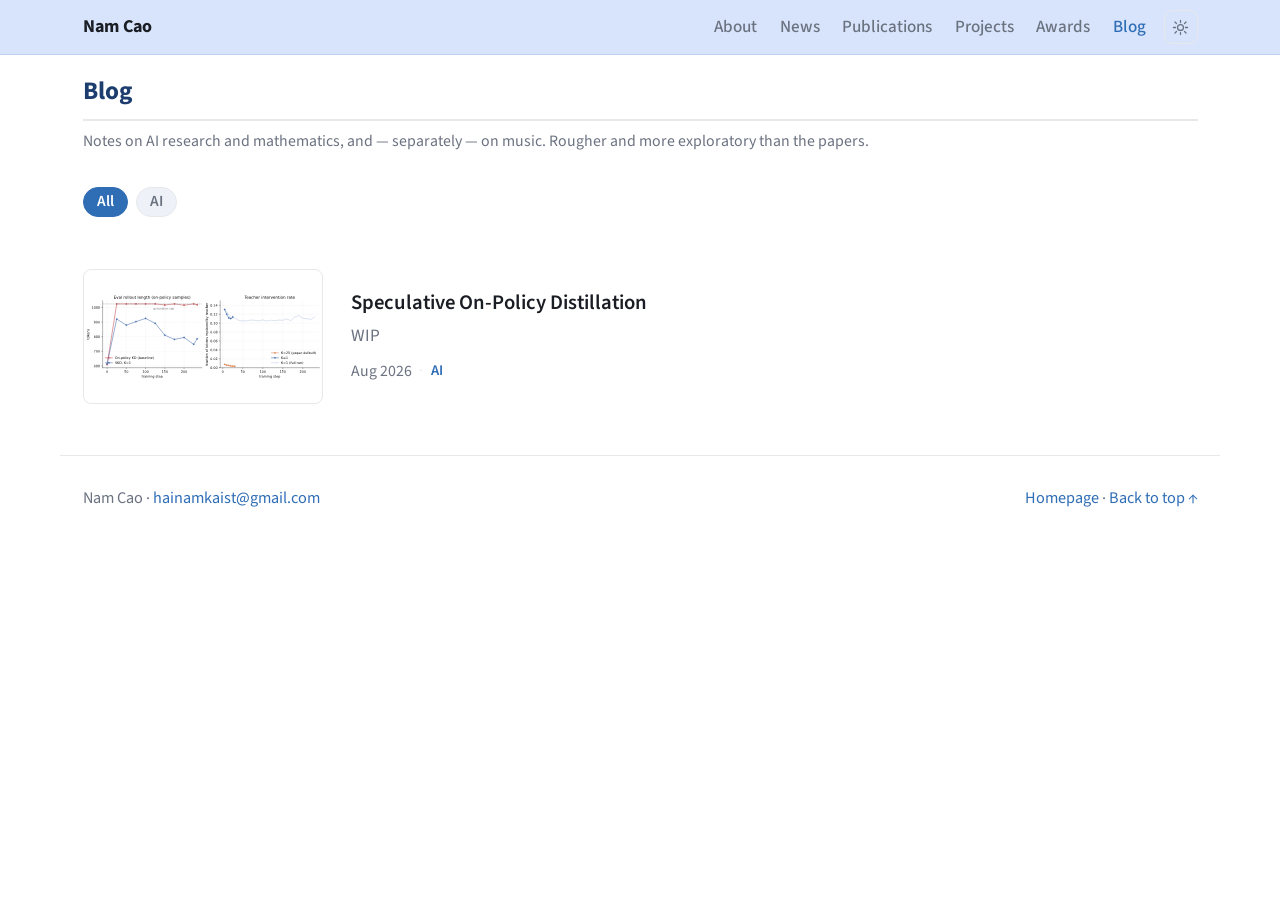
<file: blog/index.html>
<!DOCTYPE html>
<html lang="en" data-theme="light">
<head>
  <meta charset="UTF-8" />
  <meta name="viewport" content="width=device-width, initial-scale=1.0" />
  <title>Blog · Nam Cao</title>
  <meta name="description" content="Writing by Nam Cao on AI research, mathematics, and music." />
  <meta name="author" content="Nam Cao" />

  <meta property="og:type" content="website" />
  <meta property="og:title" content="Blog · Nam Cao" />
  <meta property="og:description" content="Writing on AI research, mathematics, and music." />
  <meta property="og:url" content="https://simoncao1207.github.io/blog/" />

  <link rel="icon" href="data:image/svg+xml,%3Csvg%20xmlns='http://www.w3.org/2000/svg'%20viewBox='0%200%2032%2032'%3E%3Crect%20width='32'%20height='32'%20rx='7'%20fill='%232f6db5'/%3E%3Ctext%20x='16'%20y='23'%20font-family='Arial,sans-serif'%20font-size='19'%20font-weight='700'%20fill='%23ffffff'%20text-anchor='middle'%3EN%3C/text%3E%3C/svg%3E" />

  <!-- Prevent theme flash before CSS loads -->
  <script>
    (function () {
      try {
        var saved = localStorage.getItem("theme");
        var sysDark = window.matchMedia("(prefers-color-scheme: dark)").matches;
        document.documentElement.setAttribute("data-theme", saved || (sysDark ? "dark" : "light"));
      } catch (e) {}
    })();
  </script>

  <link rel="preconnect" href="https://fonts.googleapis.com" />
  <link rel="preconnect" href="https://fonts.gstatic.com" crossorigin />
  <link href="https://fonts.googleapis.com/css2?family=Source+Sans+3:ital,wght@0,400;0,600;0,700;1,400&display=swap" rel="stylesheet" />
  <link rel="stylesheet" href="../style.css" />
  <link rel="stylesheet" href="blog.css" />
</head>

<body>
  <a class="skip-link" href="#main">Skip to content</a>

  <!-- ───────────────  NAV  ─────────────── -->
  <header class="nav">
    <div class="nav__inner">
      <a class="nav__brand" href="../index.html">Nam Cao</a>
      <nav class="nav__links" aria-label="Sections">
        <a href="../index.html#about">About</a>
        <a href="../index.html#news">News</a>
        <a href="../index.html#publications">Publications</a>
        <a href="../index.html#projects">Projects</a>
        <a href="../index.html#awards">Awards</a>
        <a class="is-active" href="./" aria-current="page">Blog</a>
      </nav>
      <button class="theme-toggle" id="themeToggle" aria-label="Toggle dark mode" title="Toggle theme">
        <svg class="ic-sun" viewBox="0 0 24 24" aria-hidden="true"><circle cx="12" cy="12" r="4.2"/><path d="M12 2v3M12 19v3M4.2 4.2l2.1 2.1M17.7 17.7l2.1 2.1M2 12h3M19 12h3M4.2 19.8l2.1-2.1M17.7 6.3l2.1-2.1"/></svg>
        <svg class="ic-moon" viewBox="0 0 24 24" aria-hidden="true"><path d="M21 13.5A8.5 8.5 0 1 1 10.5 3a6.8 6.8 0 0 0 10.5 10.5Z"/></svg>
      </button>
    </div>
  </header>

  <main id="main">
    <span id="top"></span>

    <section class="section blog-head">
      <h1 class="section__title">Blog</h1>
      <p class="section__note">
        Notes on AI research and mathematics, and — separately — on music.
        Rougher and more exploratory than the papers.
      </p>
    </section>

    <div class="tagbar" id="tagbar" role="group" aria-label="Filter posts by tag"></div>

    <ul class="postlist" id="postlist"></ul>
    <p class="postlist__empty" id="postlistEmpty" hidden></p>
  </main>

  <footer class="footer">
    <p>Nam Cao · <a href="mailto:hainamkaist@gmail.com">hainamkaist@gmail.com</a></p>
    <p><a href="../index.html">Homepage</a> · <a href="#top">Back to top ↑</a></p>
  </footer>

  <script src="../script.js" defer></script>
  <script src="blog.js" defer></script>
</body>
</html>
</file>
<file: style.css>
/* ============================================================
   Nam Cao — academic homepage (simple / clean)
   Single column, Source Sans 3, calm blue links, light + dark.
   ============================================================ */

:root {
  --font: "Source Sans 3", system-ui, -apple-system, "Segoe UI", sans-serif;
  --maxw: 1160px;
}

:root[data-theme="light"] {
  --bg:        #ffffff;   /* white */
  --text:      #2f333a;
  --heading:   #1a1d23;
  --title:     #1c3d6e;   /* dark blue section titles */
  --muted:     #6b7280;
  --link:      #2f6db5;   /* blue */
  --link-hover:#1f4e85;
  --border:    #e6e8ec;
  --chip-bg:   #eef2f8;
  --bar:       #d4e2fb;   /* light-blue user bar (bluer) */
  --bar-border:#bdd3f2;
}

:root[data-theme="dark"] {
  --bg:        #1b1e24;
  --text:      #c8ccd2;
  --heading:   #eef1f4;
  --title:     #9fc1ea;   /* light blue section titles (dark mode) */
  --muted:     #9499a1;
  --link:      #6aa6e6;   /* light blue */
  --link-hover:#9cc4f0;
  --border:    #2e333b;
  --chip-bg:   #242931;
  --bar:       #232a35;   /* subtly distinct bar */
  --bar-border:#313845;
}

* { box-sizing: border-box; }
html { scroll-behavior: smooth; font-size: 18px; }
@media (prefers-reduced-motion: reduce) { html { scroll-behavior: auto; } }

body {
  margin: 0;
  font-family: var(--font);
  font-size: 18px;
  line-height: 1.65;
  color: var(--text);
  background: var(--bg);
  -webkit-font-smoothing: antialiased;
  transition: background-color .25s ease, color .25s ease;
}

img { max-width: 100%; display: block; }
a { color: var(--link); text-decoration: none; }
a:hover { color: var(--link-hover); text-decoration: underline; }
strong { color: var(--heading); font-weight: 600; }
::selection { background: color-mix(in srgb, var(--link) 22%, transparent); }

.skip-link {
  position: absolute; left: -999px; top: 0; z-index: 100;
  background: var(--link); color: #fff; padding: .5em 1em; border-radius: 0 0 6px 0;
}
.skip-link:focus { left: 0; }

/* ---------- Nav ---------- */
.nav {
  position: sticky; top: 0; z-index: 50;
  background: color-mix(in srgb, var(--bar) 92%, transparent);
  backdrop-filter: blur(8px);
  border-bottom: 1px solid var(--bar-border);
}
.nav__inner {
  max-width: var(--maxw); margin: 0 auto;
  display: flex; align-items: center; gap: 1rem;
  padding: 0 1.25rem; height: 54px;
}
.nav__brand { font-weight: 700; color: var(--heading); margin-right: auto; }
.nav__brand:hover { text-decoration: none; color: var(--link); }
.nav__links { display: flex; gap: 1.25rem; }
.nav__links a {
  color: var(--muted); font-size: .95rem; font-weight: 500;
}
.nav__links a:hover, .nav__links a.is-active { color: var(--link); text-decoration: none; }

.theme-toggle {
  display: grid; place-items: center; width: 34px; height: 34px;
  border: 1px solid var(--border); border-radius: 8px;
  background: transparent; color: var(--muted); cursor: pointer;
  transition: color .2s ease, border-color .2s ease;
}
.theme-toggle:hover { color: var(--link); border-color: var(--link); }
.theme-toggle svg { width: 17px; height: 17px; }
.ic-sun  { fill: none; stroke: currentColor; stroke-width: 1.8; stroke-linecap: round; }
.ic-moon { fill: currentColor; }
:root[data-theme="light"] .ic-moon { display: none; }
:root[data-theme="dark"]  .ic-sun  { display: none; }

/* ---------- Layout ---------- */
main { max-width: var(--maxw); margin: 0 auto; padding: 0 1.25rem; }

/* ---------- About ---------- */
.about {
  display: grid;
  grid-template-columns: 200px 1fr;
  gap: 2.4rem;
  align-items: start;
  padding: 2.4rem 0 1.6rem;
}
.about__card { text-align: center; }
.avatar {
  width: 170px; height: 170px; border-radius: 50%;
  object-fit: cover; margin: 0 auto .9rem;
  border: 1px solid var(--border);
}
.about__name { font-size: 1.45rem; font-weight: 700; color: var(--heading); margin: 0 0 .15rem; }
.about__role { margin: 0; color: var(--text); font-weight: 600; }
.about__org  { margin: .1rem 0 .9rem; color: var(--muted); font-size: .95rem; }
.about__icons { display: flex; justify-content: center; gap: .9rem; }
.about__icons a { color: var(--muted); display: grid; place-items: center; }
.about__icons a:hover { color: var(--link); }
.about__cv {
  font-size: .82rem; font-weight: 700; letter-spacing: .06em; line-height: 1;
  padding: .3em .55em; border: 1px solid currentColor; border-radius: 5px;
}
.about__cv:hover { text-decoration: none; }
.about__icons svg {
  width: 21px; height: 21px;
  fill: none; stroke: currentColor; stroke-width: 1.7; stroke-linecap: round; stroke-linejoin: round;
}
.about__bio { padding-top: .2rem; }
.about__bio p { margin: 0 0 1rem; }
.about__bio p:last-child { margin-bottom: 0; }

/* ---------- Sections ---------- */
.section { padding: .9rem 0; }
.section__title {
  font-size: 1.4rem; font-weight: 700; color: var(--title);
  margin: 0 0 .8rem; padding-bottom: .35rem;
  border-bottom: 2px solid var(--border);
}
.section__note { margin: -.6rem 0 1rem; color: var(--muted); font-size: .88rem; }

/* ---------- News ---------- */
.news { list-style: none; margin: 0; padding: 0; }
.news li {
  display: grid; grid-template-columns: 6.5rem 1fr; gap: 1rem;
  padding: .35rem 0;
}
.news__date { color: var(--muted); font-size: .92rem; font-variant-numeric: tabular-nums; }
.news__text { color: var(--text); }

/* ---------- Publications ---------- */
.pub-year { font-size: 1.05rem; font-weight: 700; color: var(--muted); margin: 0 0 1rem; }
.pubs { list-style: none; margin: 0; padding: 0; }
.pub {
  display: grid;
  grid-template-columns: 280px 1fr;
  gap: 1.6rem;
  align-items: center;
  padding: 1rem 0 1.2rem;
  scroll-margin-top: 54px;   /* [C1]-style citation links land below the sticky nav */
}
.pub + .pub { border-top: 1px solid var(--border); padding-top: 1.2rem; }
.pub__thumb { margin: 0; }
.pub__thumb img {
  width: 100%; height: auto;   /* whole figure, natural ratio */
  border-radius: 7px; border: 1px solid var(--border); background: #fff;
}
.zoom { display: block; cursor: zoom-in; }
.zoom img { transition: opacity .2s ease; }
.zoom:hover img { opacity: .92; }
.pub__title { font-size: 1.08rem; font-weight: 600; color: var(--heading); margin: 0 0 .25rem; line-height: 1.35; }
.pub__label {
  font-family: ui-monospace, "SFMono-Regular", Menlo, monospace;
  font-weight: 700; color: var(--link); margin-right: .45em; white-space: nowrap;
}
.pub__authors { margin: 0 0 .15rem; color: var(--text); font-size: .96rem; }
.pub__authors .me { color: var(--heading); font-weight: 700; text-decoration: underline; text-underline-offset: 2px; }
.pub__authors sup { color: var(--link); }
.pub__venue { margin: 0 0 .5rem; color: var(--muted); font-size: .94rem; }
.pub__venue + .pub__venue { margin-top: -.35rem; }
.pub__badge {
  display: inline-block; font-size: .72rem; font-weight: 700; letter-spacing: .04em;
  text-transform: uppercase; color: #d35f4e; vertical-align: middle;
  padding: .1em .5em; border: 1px solid currentColor; border-radius: 4px;
}
:root[data-theme="dark"] .pub__badge { color: #ef8a7c; }
.pub__links { margin: 0; display: flex; gap: .5rem; flex-wrap: wrap; }
.pub__links a {
  font-size: .85rem; font-weight: 600;
  padding: .18em .7em; border: 1px solid var(--border); border-radius: 5px;
  background: var(--chip-bg); color: var(--link);
}
.pub__links a:hover { border-color: var(--link); text-decoration: none; }

/* ---------- Experience / Education ---------- */
.entries { list-style: none; margin: 0; padding: 0; }
.entry { padding: .5rem 0 1rem; }
.entry + .entry { border-top: 1px solid var(--border); padding-top: 1rem; }
.entry__head {
  display: flex; justify-content: space-between; align-items: baseline;
  gap: 1rem; flex-wrap: wrap;
}
.entry__role { font-weight: 700; color: var(--heading); font-size: 1.05rem; }
.entry__date { color: var(--muted); font-size: .9rem; white-space: nowrap; font-variant-numeric: tabular-nums; }
.entry__org  { margin: .1rem 0 .5rem; color: var(--text); }
.entry__note { margin: 0; color: var(--muted); }
.entry__desc { margin: .35rem 0 0; color: var(--muted); font-size: .96rem; }
.role-highlight { color: #d35f4e; font-weight: 700; }   /* soft red */
:root[data-theme="dark"] .role-highlight { color: #ef8a7c; }
.entry__points { margin: .4rem 0 0; padding-left: 1.15rem; }
.entry__points li { margin: 0 0 .4rem; }
.entry__points li::marker { color: var(--muted); }

/* ---------- Research projects (gallery) ---------- */
.gallery { list-style: none; margin: 0; padding: 0; }
.project {
  display: grid;
  grid-template-columns: 280px 1fr;
  gap: 1.6rem;
  align-items: center;
  padding: .6rem 0 1.1rem;
}
.project + .project { border-top: 1px solid var(--border); padding-top: 1.1rem; }
.project__info .entry__points { margin-top: .4rem; }
.project__info .entry__points li { margin-bottom: 0; }
.project__media { margin: 0; order: -1; }   /* image panel on the left */
.project__media img {
  width: 100%;
  height: auto;
  border-radius: 8px;
  border: 1px solid var(--border);
  background: #fff;
}

/* ---------- Education (compact, one line per degree) ---------- */
.edu { list-style: none; margin: 0; padding: 0; }
.edu__item {
  display: flex; justify-content: space-between; align-items: baseline;
  gap: 1.4rem; padding: .45rem 0;
}
.edu__text { color: var(--text); }
.edu__text strong { color: var(--heading); font-weight: 700; }
.edu__date {
  color: var(--muted); white-space: nowrap;
  font-size: .92rem; font-variant-numeric: tabular-nums;
}

/* ---------- Awards ---------- */
.awards { margin: 0; padding-left: 1.15rem; }
.awards li { margin: 0 0 .55rem; }
.awards li::marker { color: var(--muted); }
.awards__year { color: var(--muted); white-space: nowrap; }

/* ---------- Blog teaser (homepage) ---------- */
.section[hidden] { display: none; }
.blog-teaser__sum { color: var(--muted); }
.blog-teaser__more { margin: .9rem 0 0; font-size: .92rem; }

/* ---------- Footer ---------- */
.footer {
  max-width: var(--maxw); margin: 1.5rem auto 0; padding: 1.6rem 1.25rem 2.4rem;
  border-top: 1px solid var(--border);
  color: var(--muted); font-size: .9rem;
  display: flex; justify-content: space-between; flex-wrap: wrap; gap: .4rem;
}
.footer p { margin: 0; }

/* ---------- Lightbox ---------- */
.lightbox {
  position: fixed; inset: 0; z-index: 200;
  display: flex; align-items: center; justify-content: center;
  padding: 4vmin;
  background: rgba(15, 18, 24, .84);
  -webkit-backdrop-filter: blur(4px); backdrop-filter: blur(4px);
}
.lightbox[hidden] { display: none; }
.lightbox__img {
  max-width: 94vw; max-height: 90vh;
  border-radius: 8px; background: #fff;
  box-shadow: 0 24px 70px rgba(0, 0, 0, .55);
}
.lightbox__close {
  position: absolute; top: 3vmin; right: 4vmin;
  width: 42px; height: 42px; border-radius: 50%;
  border: none; cursor: pointer; line-height: 1; font-size: 1.5rem;
  background: rgba(255, 255, 255, .15); color: #fff;
  transition: background-color .2s ease;
}
.lightbox__close:hover { background: rgba(255, 255, 255, .28); }

/* ---------- Responsive ---------- */
@media (max-width: 640px) {
  .nav__links { display: none; }
  .about {
    grid-template-columns: 1fr; gap: 1.4rem; text-align: center;
    padding-top: 1.8rem;
  }
  .about__bio { text-align: left; }
  .news li { grid-template-columns: 1fr; gap: .1rem; padding: .5rem 0; }
  .news__date { font-size: .85rem; }
  .entry__head { gap: .2rem; }
  .edu__item { flex-direction: column; gap: .1rem; }
  .project { grid-template-columns: 1fr; gap: 1rem; }
  .project__media { max-width: 320px; }
  .pub { grid-template-columns: 1fr; gap: .9rem; }
  .pub__thumb { max-width: 320px; }
}
</file>
<file: blog/blog.css>
/* ============================================================
   Nam Cao — blog styles
   Layered on top of style.css: reuses its theme tokens and only
   adds what the listing and the long-form post pages need.
   ============================================================ */

:root[data-theme="light"] {
  --code-bg:    #f7f8fa;
  --figure-bg:  #ffffff;
  --table-border: #d3dae4;   /* outer frame + header rule */
  --table-line:   #e9edf3;   /* inner grid */
  --table-head:   #f3f7fc;   /* header band */
  --table-group:  #e3ecf9;   /* section-label band */
  --table-hover:  #f1f6fd;
  --spd-up:       #127a4a;   /* faster than baseline */
  --spd-down:     #c0392b;   /* slower than baseline */

  --t2-border:    #a9b2c4;   /* tick/cross tables: slate, heavier frame */
  --t2-line:      #dde1e9;
  --t2-head:      #eceef5;
  --t2-group:     #dcdfeb;
  --t2-hover:     #f2f4f9;

  /* Legend tags. Hues are categorical slots 1-6 of the reference palette,
     in fixed order; each text step is darkened until it clears 4.5:1 on its
     own tint. Colour follows the topic, never its position. */
  --tag-gqa-bg:  #e1ecf9;  --tag-gqa-fg:  #256abc;
  --tag-textvqa-bg: #fceae3;  --tag-textvqa-fg: #b04e27;
  --tag-caption-bg:   #dff4ec;  --tag-caption-fg:   #137c57;
  --tag-chartqa-bg:  #fcf2db;  --tag-chartqa-fg:  #956500;
  --tag-reasoning-bg:   #fcedf2;  --tag-reasoning-fg:   #a05571;
  --tag-multiturn-bg:  #dbeedb;  --tag-multiturn-fg:  #007a00;

  /* The same six hues as column identity: one slot per group of sub-columns.
     Used at full strength for the header label and its rule, and washed out
     to a few percent behind the group's cells. */
  --cat-1: #256abc;  --cat-2: #b04e27;  --cat-3: #137c57;
  --cat-4: #956500;  --cat-5: #a05571;  --cat-6: #007a00;

  --hl-comment: #6b7280;
  --hl-keyword: #8250df;
  --hl-string:  #0a7b53;
  --hl-number:  #b35309;
  --hl-title:   #2f6db5;
  --hl-type:    #953800;
}

:root[data-theme="dark"] {
  --code-bg:    #161a20;
  --figure-bg:  #ffffff;
  --table-border: #3b4450;
  --table-line:   #2b313a;
  --table-head:   #232a34;
  --table-group:  #27313f;
  --table-hover:  #262d38;
  --spd-up:       #5fbf8a;
  --spd-down:     #ef8a7c;

  --t2-border:    #55607a;
  --t2-line:      #333a47;
  --t2-head:      #2a303c;
  --t2-group:     #333b4b;
  --t2-hover:     #2d3441;

  /* Same six hues, stepped for the dark surface — selected, not flipped. */
  --tag-gqa-bg:  #22354e;  --tag-gqa-fg:  #619fea;
  --tag-textvqa-bg: #452b24;  --tag-textvqa-fg: #e17e56;
  --tag-caption-bg:   #1b3a35;  --tag-caption-fg:   #42af8a;
  --tag-chartqa-bg:  #41351c;  --tag-chartqa-fg:  #cf941f;
  --tag-reasoning-bg:   #442938;  --tag-reasoning-fg:   #df799e;
  --tag-multiturn-bg:  #15341c;  --tag-multiturn-fg:  #4ca84c;

  --cat-1: #619fea;  --cat-2: #e17e56;  --cat-3: #42af8a;
  --cat-4: #cf941f;  --cat-5: #df799e;  --cat-6: #4ca84c;

  --hl-comment: #8b949e;
  --hl-keyword: #d2a8ff;
  --hl-string:  #8ad4a4;
  --hl-number:  #ffa657;
  --hl-title:   #6aa6e6;
  --hl-type:    #ffbe8a;
}

.blog-error {
  border: 1px solid var(--border); border-left: 3px solid #d35f4e;
  border-radius: 6px; padding: .9rem 1.1rem; color: var(--muted);
}
.blog-error code {
  font-family: ui-monospace, "SFMono-Regular", Menlo, monospace;
  font-size: .88em; background: var(--chip-bg); padding: .1em .38em; border-radius: 4px;
}

/* ============================================================
   Listing
   ============================================================ */

.blog-head { padding-bottom: .8rem; }
.blog-head .section__note { margin-top: -.4rem; max-width: 46rem; }

.tagbar { display: flex; flex-wrap: wrap; gap: .45rem; margin: 0 0 1.6rem; }
.chip {
  font-size: .86rem; font-weight: 600; line-height: 1;
  padding: .42em .85em; border-radius: 999px;
  border: 1px solid var(--border); background: var(--chip-bg); color: var(--muted);
  transition: color .18s ease, border-color .18s ease, background-color .18s ease;
}
.chip:hover { color: var(--link); border-color: var(--link); text-decoration: none; }
.chip.is-active {
  color: #fff; background: var(--link); border-color: var(--link);
}
:root[data-theme="dark"] .chip.is-active { color: #16191f; }

.postlist { list-style: none; margin: 0; padding: 0; }
.postitem {
  display: grid; grid-template-columns: 240px 1fr; gap: 1.6rem;
  align-items: center; padding: 1.3rem 0;
}
.postitem + .postitem { border-top: 1px solid var(--border); }

/* Image panel on the left, as in the Research Projects section. */
.postitem__thumb {
  display: block; overflow: hidden; aspect-ratio: 16 / 9;
  border: 1px solid var(--border); border-radius: 8px;
  background: var(--figure-bg);
  transition: border-color .18s ease;
}
.postitem__thumb:hover { border-color: var(--link); }
.postitem__thumb img {
  width: 100%; height: 100%;
  object-fit: contain;   /* whole figure, never cropped */
}
/* Fallback panel for a post with no image yet. */
.postitem__thumb--empty { display: grid; place-items: center; background: var(--chip-bg); }
.postitem__thumb--empty span {
  font-size: .78rem; font-weight: 700; letter-spacing: .1em;
  text-transform: uppercase; color: var(--muted);
}

.postitem__title { font-size: 1.15rem; font-weight: 600; margin: 0 0 .25rem; line-height: 1.35; }
.postitem__title a { color: var(--heading); }
.postitem__title a:hover { color: var(--link); text-decoration: none; }
.postitem__summary { margin: 0 0 .45rem; color: var(--muted); font-size: .96rem; }
.postitem__meta { margin: 0; display: flex; flex-wrap: wrap; align-items: center; gap: .4rem; }
.postitem__date { color: var(--muted); font-size: .88rem; font-variant-numeric: tabular-nums; }

.posttag { font-size: .82rem; font-weight: 600; color: var(--link); }
.posttag__sep, .post__dot { color: var(--border); font-size: .82rem; }

.postlist__empty { color: var(--muted); padding: 1.2rem 0; }

/* ============================================================
   Post page
   ============================================================ */

/* A post reads wider than the rest of the site: the prose column carries wide
   measurement tables, so it breaks out past --maxw. Only the post page does —
   `main` elsewhere keeps the site width, as do the nav and footer. */
main:has(.post) {
  max-width: 1320px;
  /* Sat centred it reads left-heavy, since the prose column is the wide half
     and the contents rail the narrow one. Trading margin from the left for
     margin on the right slides the whole post off-centre — by 90px where the
     window has that to give, by less where it doesn't, by nothing once the
     window is no wider than the post. */
  margin-left: auto;
  margin-right: max(1.25rem, calc((100vw - 1320px) / 2 - 90px));
}
.post { max-width: 1280px; margin: 0 auto; padding: 2.2rem 0 1rem; }
.post__back { margin: 0 0 1.1rem; font-size: .9rem; }
.post__back a { color: var(--muted); }
.post__back a:hover { color: var(--link); text-decoration: none; }

.post__title {
  font-size: 2rem; font-weight: 700; line-height: 1.22;
  color: var(--heading); margin: 0 0 .5rem; letter-spacing: -.01em;
}
.post__meta {
  margin: 0 0 2rem; color: var(--muted); font-size: .92rem;
  display: flex; flex-wrap: wrap; align-items: center; gap: .5rem;
  padding-bottom: 1.2rem; border-bottom: 1px solid var(--border);
}
.post__draft {
  font-size: .72rem; font-weight: 700; letter-spacing: .04em; text-transform: uppercase;
  color: #d35f4e; padding: .1em .5em; border: 1px solid currentColor; border-radius: 4px;
}
:root[data-theme="dark"] .post__draft { color: #ef8a7c; }

.post__layout {
  display: grid; grid-template-columns: minmax(0, 1fr) 200px;
  gap: 3rem; align-items: start;
}
/* No table of contents → prose takes the full width. */
.post__layout:has(> .toc[hidden]) { grid-template-columns: minmax(0, 1fr); }

/* ---------- Table of contents ---------- */
.toc { position: sticky; top: 74px; font-size: .88rem; }
.toc__label {
  margin: 0 0 .5rem; font-size: .74rem; font-weight: 700;
  letter-spacing: .08em; text-transform: uppercase; color: var(--muted);
}
.toc nav { display: flex; flex-direction: column; border-left: 2px solid var(--border); }
.toc__link {
  color: var(--muted); padding: .28rem 0 .28rem .75rem;
  margin-left: -2px; border-left: 2px solid transparent; line-height: 1.4;
}
.toc__link--h3 { padding-left: 1.5rem; font-size: .84rem; }
.toc__link:hover { color: var(--link); text-decoration: none; }
.toc__link.is-active { color: var(--link); border-left-color: var(--link); }

/* ============================================================
   Prose
   ============================================================ */

.post__body { line-height: 1.75; }
.post__body > *:first-child { margin-top: 0; }

.post__body h2 {
  font-size: 1.42rem; font-weight: 700; color: var(--heading);
  margin: 2.6rem 0 .9rem; padding-bottom: .35rem; line-height: 1.3;
  border-bottom: 1px solid var(--border);
}
.post__body h3 { font-size: 1.14rem; font-weight: 700; color: var(--heading); margin: 2rem 0 .6rem; line-height: 1.35; }
.post__body h4 { font-size: 1rem; font-weight: 700; color: var(--heading); margin: 1.6rem 0 .5rem; }

.head-anchor {
  margin-left: .45rem; color: var(--border); font-weight: 400;
  opacity: 0; transition: opacity .15s ease;
}
h2:hover .head-anchor, h3:hover .head-anchor, .head-anchor:focus { opacity: 1; color: var(--link); }

.post__body p { margin: 0 0 1.15rem; }
.post__body ul, .post__body ol { margin: 0 0 1.15rem; padding-left: 1.4rem; }
.post__body li { margin: 0 0 .4rem; }
.post__body li::marker { color: var(--muted); }
.post__body li > ul, .post__body li > ol { margin: .4rem 0 .2rem; }

.post__body blockquote {
  margin: 1.4rem 0; padding: .2rem 0 .2rem 1.1rem;
  border-left: 3px solid var(--border); color: var(--muted);
}
.post__body blockquote p:last-child { margin-bottom: 0; }

.post__body hr { border: 0; border-top: 1px solid var(--border); margin: 2.4rem 0; }

.post__body strong { color: var(--heading); font-weight: 700; }
.post__body sup, .post__body sub { line-height: 0; }

/* ---------- Figures ---------- */
.post__figure { margin: 1.8rem 0; }
.post__figure img {
  width: 100%; height: auto;
  border: 1px solid var(--border); border-radius: 8px; background: var(--figure-bg);
}
/* The training panels are already small-multiple sized; at the full column
   width they overwhelm the prose, so this one runs narrower and centred. */
.post__figure img[src$="skd-training.svg"] { max-width: 820px; margin: 0 auto; }
.post__figure figcaption {
  margin-top: .6rem; text-align: center;
  color: var(--muted); font-size: .88rem; line-height: 1.5;
}
/* A caption that carries its own **Figure N.** label is set like the table
   captions — full-width body text, above the thing it describes — so the two
   read as one convention. */
.post__figure figcaption.is-labelled {
  margin: 0 0 .9rem; text-align: left;
  color: var(--text); font-size: 1rem; line-height: 1.75;
}

/* ---------- Tables ---------- */
.table-wrap {
  overflow-x: auto;
  margin: 1.7rem 0;
  border: 1px solid var(--table-border);
  border-radius: 10px;      /* rounded frame; clips the scroll area cleanly */
  background: var(--bg);
}
.post__body table {
  border-collapse: collapse;
  width: 100%;
  margin: 0;
  font-size: .9rem;
  font-variant-numeric: tabular-nums;
}
.post__body th,
.post__body td {
  padding: .55rem .85rem;
  text-align: left;
  border-right: 1px solid var(--table-line);
  border-bottom: 1px solid var(--table-line);
}
.post__body th:last-child,
.post__body td:last-child { border-right: 0; }
.post__body tbody tr:last-child td { border-bottom: 0; }

.post__body thead th {
  background: var(--table-head);
  color: var(--heading);
  font-weight: 700;
  font-size: .76rem;
  letter-spacing: .05em;
  text-transform: uppercase;
  white-space: nowrap;
  border-bottom: 2px solid var(--table-border);
}

/* The row label names a method; keep it on one line so a hyphenated name like
   SKD-hybrid-KL (K=1) does not break across two rows of text. The wrap already
   scrolls sideways if the grid outgrows the column. */
.post__body tbody td:first-child {
  font-weight: 600;
  color: var(--heading);
  white-space: nowrap;
}
.post__body tbody tr:hover td { background: var(--table-hover); }

/* Bold inside a data cell marks the better of the values being compared, in
   the hue of the column it belongs to. The weight carries the same signal as
   the hue, so the pair still reads without colour. */
.post__body tbody td strong { color: var(--cat, var(--spd-up)); font-weight: 700; }

/* ---------- Two-row headers ---------- */
/* An empty Markdown header cell merges into the one on its left (blog.js), so
   one label spans a group of sub-columns; the row of sub-labels below it is
   lifted into the head as .subhead. The heavy rule belongs under the whole
   header, so the top row only carries a hairline — except where a label spans
   both rows and so ends at the bottom of the head. */
.post__body thead tr:first-child:not(:last-child) th:not([rowspan]) {
  border-bottom: 1px solid var(--table-line);
}
.post__body thead th[rowspan] { vertical-align: middle; }
.post__body thead tr.subhead th {
  font-size: .68rem;
  font-weight: 600;
  letter-spacing: .02em;
  text-transform: none;
  color: var(--muted);
  padding-top: .3rem;
  padding-bottom: .4rem;
}

/* Column identity: the group label takes its hue, and the cells below it take
   a wash of the same hue, so a pair of sub-columns reads as one measurement.
   A summary group (bold label) drops to neutral and reads as the aggregate. */
.post__body .cat-1 { --cat: var(--cat-1); }
.post__body .cat-2 { --cat: var(--cat-2); }
.post__body .cat-3 { --cat: var(--cat-3); }
.post__body .cat-4 { --cat: var(--cat-4); }
.post__body .cat-5 { --cat: var(--cat-5); }
.post__body .cat-6 { --cat: var(--cat-6); }
.post__body .is-summary { --cat: var(--heading); }

.post__body colgroup[class] { background: color-mix(in srgb, var(--cat) 7%, transparent); }
.post__body thead th[class] {
  color: var(--cat);
  box-shadow: inset 0 -3px 0 var(--cat);
}
/* The aggregate should not out-shout the data it summarises. */
.post__body thead th.is-summary { box-shadow: inset 0 -3px 0 var(--muted); }

/* Grouped tables carry twice the columns of a plain one; trim the gutters so
   the whole grid has a chance of fitting without a sideways scroll. */
.post__body table.is-grouped { font-size: .86rem; }
.post__body table.is-grouped th,
.post__body table.is-grouped td { padding: .5rem .55rem; }
/* Group labels set the column width, so they give up their wide tracking. */
.post__body table.is-grouped thead tr:first-child th {
  font-size: .74rem;
  letter-spacing: .015em;
}
.post__body table.is-grouped tbody td:first-child,
.post__body table.is-grouped thead th:first-child { padding-left: .85rem; }
.post__body table.is-grouped tbody td:last-child,
.post__body table.is-grouped thead th:last-child { padding-right: .85rem; }

/* Section-label rows — a row whose cells after the first are empty. blog.js
   tags them and merges the cell so the label bands across the table. */
.post__body tr.is-group td,
.post__body tr.is-group:hover td {
  background: var(--table-group);
  color: var(--title);
  font-weight: 700;
  font-size: .74rem;
  letter-spacing: .08em;
  text-transform: uppercase;
  border-bottom: 1px solid var(--table-border);
}
.post__body tr.is-group strong { color: inherit; font-weight: 700; }

/* ---------- Task lists ---------- */
.post__body ul:has(> li > input[type="checkbox"]) { padding-left: 0; list-style: none; }
.post__body li:has(> input[type="checkbox"]) {
  display: flex; align-items: baseline; gap: .6em;
  list-style: none; margin-bottom: .5rem;
}
.post__body input[type="checkbox"] {
  appearance: none; -webkit-appearance: none;
  flex: 0 0 auto; position: relative; top: .1em;
  width: 1.05em; height: 1.05em; margin: 0;
  border: 1.5px solid var(--muted); border-radius: 4px;
  background: var(--bg);
}
.post__body input[type="checkbox"]:checked { background: var(--link); border-color: var(--link); }
.post__body input[type="checkbox"]:checked::after {
  content: ""; position: absolute;
  left: .32em; top: .1em; width: .2em; height: .48em;
  border: solid #fff; border-width: 0 2px 2px 0;
  transform: rotate(45deg);
}
:root[data-theme="dark"] .post__body input[type="checkbox"]:checked::after { border-color: #16191f; }

/* ---------- Legend tags ---------- */
.post__body .taglist {
  display: flex; flex-wrap: wrap; gap: .45rem;
  margin: .8rem 0 1.5rem;
}
.post__body .tag {
  display: inline-flex; align-items: baseline; gap: .45em;
  font-size: .82rem; line-height: 1; white-space: nowrap;
  padding: .45em .85em; border-radius: 999px;
  background: var(--tag-bg, var(--chip-bg));
  color: var(--tag-fg, var(--muted));
  border: 1px solid color-mix(in srgb, var(--tag-fg, var(--border)) 26%, transparent);
}
.post__body .tag b { color: inherit; font-weight: 700; font-size: .78rem; letter-spacing: .04em; }

/* One slot per topic — the colour tracks the topic, not its position, so
   reordering the legend cannot repaint it. */
.post__body .tag--gqa  { --tag-bg: var(--tag-gqa-bg);  --tag-fg: var(--tag-gqa-fg); }
.post__body .tag--textvqa { --tag-bg: var(--tag-textvqa-bg); --tag-fg: var(--tag-textvqa-fg); }
.post__body .tag--caption   { --tag-bg: var(--tag-caption-bg);   --tag-fg: var(--tag-caption-fg); }
.post__body .tag--chartqa  { --tag-bg: var(--tag-chartqa-bg);  --tag-fg: var(--tag-chartqa-fg); }
.post__body .tag--reasoning   { --tag-bg: var(--tag-reasoning-bg);   --tag-fg: var(--tag-reasoning-fg); }
.post__body .tag--multiturn  { --tag-bg: var(--tag-multiturn-bg);  --tag-fg: var(--tag-multiturn-fg); }
@media (max-width: 640px) {
  .post__body .tag { white-space: normal; }
}

/* Speedups, coloured by blog.js. Bold/regular carries the same signal as the
   hue, so the pair still reads under red-green colour blindness. */
.post__body .spd-up   { color: var(--spd-up); font-weight: 700; }
.post__body .spd-down { color: var(--spd-down); }

/* Pass / fail marks. The glyph differs as well as the hue, so the pair does
   not rely on colour alone. */
.post__body .mark-yes { color: var(--spd-up); font-weight: 700; font-size: 1.05em; }
.post__body .mark-no  { color: var(--spd-down); font-weight: 700; font-size: 1.05em; }

/* Tick/cross tables: slate palette and a heavier frame, to read as a different
   kind of table from the measurement grids. */
.post__body .table-wrap--marks {
  border-width: 2px;
  border-color: var(--t2-border);
}
.post__body .table-wrap--marks th,
.post__body .table-wrap--marks td { border-color: var(--t2-line); }
.post__body .table-wrap--marks thead th {
  background: var(--t2-head);
  border-bottom: 2px solid var(--t2-border);
}
.post__body .table-wrap--marks tr.is-group td,
.post__body .table-wrap--marks tr.is-group:hover td {
  background: var(--t2-group);
  border-bottom: 1px solid var(--t2-border);
}
.post__body .table-wrap--marks tbody tr:hover td { background: var(--t2-hover); }

.post__body th[align="right"], .post__body td[align="right"] { text-align: right; }
.post__body th[align="center"], .post__body td[align="center"] { text-align: center; }

/* ---------- Code ---------- */
.post__body :not(pre) > code {
  font-family: ui-monospace, "SFMono-Regular", Menlo, Consolas, monospace;
  font-size: .87em; padding: .12em .4em; border-radius: 4px;
  background: var(--chip-bg); border: 1px solid var(--border);
  overflow-wrap: break-word;
}
.post__body pre {
  position: relative; margin: 1.5rem 0; padding: 1rem 1.1rem;
  background: var(--code-bg); border: 1px solid var(--border); border-radius: 8px;
  overflow-x: auto; font-size: .86rem; line-height: 1.62;
}
.post__body pre code {
  font-family: ui-monospace, "SFMono-Regular", Menlo, Consolas, monospace;
  background: none; border: 0; padding: 0; color: var(--text);
}

.code-copy {
  position: absolute; top: .5rem; right: .5rem;
  font: inherit; font-size: .74rem; font-weight: 600; line-height: 1;
  padding: .4em .7em; border-radius: 5px; cursor: pointer;
  border: 1px solid var(--border); background: var(--bg); color: var(--muted);
  opacity: 0; transition: opacity .15s ease, color .15s ease, border-color .15s ease;
}
pre.has-copy:hover .code-copy, .code-copy:focus { opacity: 1; }
.code-copy:hover { color: var(--link); border-color: var(--link); }

/* highlight.js tokens, mapped onto the site palette */
.hljs-comment, .hljs-quote { color: var(--hl-comment); font-style: italic; }
.hljs-keyword, .hljs-selector-tag, .hljs-literal, .hljs-doctag, .hljs-name { color: var(--hl-keyword); }
.hljs-string, .hljs-regexp, .hljs-addition, .hljs-attribute, .hljs-meta .hljs-string { color: var(--hl-string); }
.hljs-number, .hljs-symbol, .hljs-bullet, .hljs-link, .hljs-variable, .hljs-template-variable { color: var(--hl-number); }
.hljs-title, .hljs-section, .hljs-title.function_, .hljs-title.class_ { color: var(--hl-title); font-weight: 600; }
.hljs-type, .hljs-built_in, .hljs-class .hljs-title, .hljs-params { color: var(--hl-type); }
.hljs-meta, .hljs-comment .hljs-doctag { color: var(--hl-comment); }
.hljs-deletion { color: #d35f4e; }
.hljs-emphasis { font-style: italic; }
.hljs-strong { font-weight: 700; }

/* ---------- Math ---------- */
.post__body .katex { font-size: 1.05em; }
.post__body .katex-display {
  overflow-x: auto; overflow-y: hidden;
  padding: .5em 0; margin: 1.4rem 0;
}

/* ---------- Mermaid ---------- */
.post__body .mermaid { margin: 1.8rem 0; text-align: center; overflow-x: auto; }
.post__body .mermaid svg { max-width: 100%; height: auto; display: inline-block; }

/* ---------- Prev / next ---------- */
.postnav {
  display: grid; grid-template-columns: 1fr 1fr; gap: 1.5rem;
  margin-top: 3rem; padding-top: 1.5rem; border-top: 1px solid var(--border);
}
.postnav[hidden] { display: none; }
.postnav__link {
  display: flex; flex-direction: column; gap: .2rem;
  padding: .9rem 1rem; border: 1px solid var(--border); border-radius: 8px;
  transition: border-color .18s ease;
}
.postnav__link:hover { border-color: var(--link); text-decoration: none; }
.postnav__link--next { text-align: right; }
.postnav__dir { color: var(--muted); font-size: .8rem; font-weight: 600; }
.postnav__title { color: var(--heading); font-size: .95rem; font-weight: 600; line-height: 1.35; }
.postnav__link:hover .postnav__title { color: var(--link); }

/* ============================================================
   Responsive
   ============================================================ */

@media (max-width: 980px) {
  .postitem { grid-template-columns: 200px 1fr; gap: 1.2rem; }
  .post__layout { grid-template-columns: minmax(0, 1fr); gap: 1.6rem; }
  .toc {
    position: static; order: -1;
    border: 1px solid var(--border); border-radius: 8px; padding: .9rem 1rem;
  }
  .toc nav { border-left: 0; }
  .toc__link { padding-left: 0; border-left: 0; }
  .toc__link--h3 { padding-left: .9rem; }
  .toc__link.is-active { border-left-color: transparent; }
}

@media (max-width: 640px) {
  .post { padding-top: 1.6rem; }
  .post__title { font-size: 1.6rem; }
  .postitem { grid-template-columns: 1fr; gap: .85rem; padding: 1.1rem 0; }
  .postitem__thumb { max-width: 320px; }
  .postitem__date { font-size: .85rem; }
  .postnav { grid-template-columns: 1fr; gap: .8rem; }
  .postnav__link--next { text-align: left; }
  .code-copy { opacity: 1; }
}
</file>
